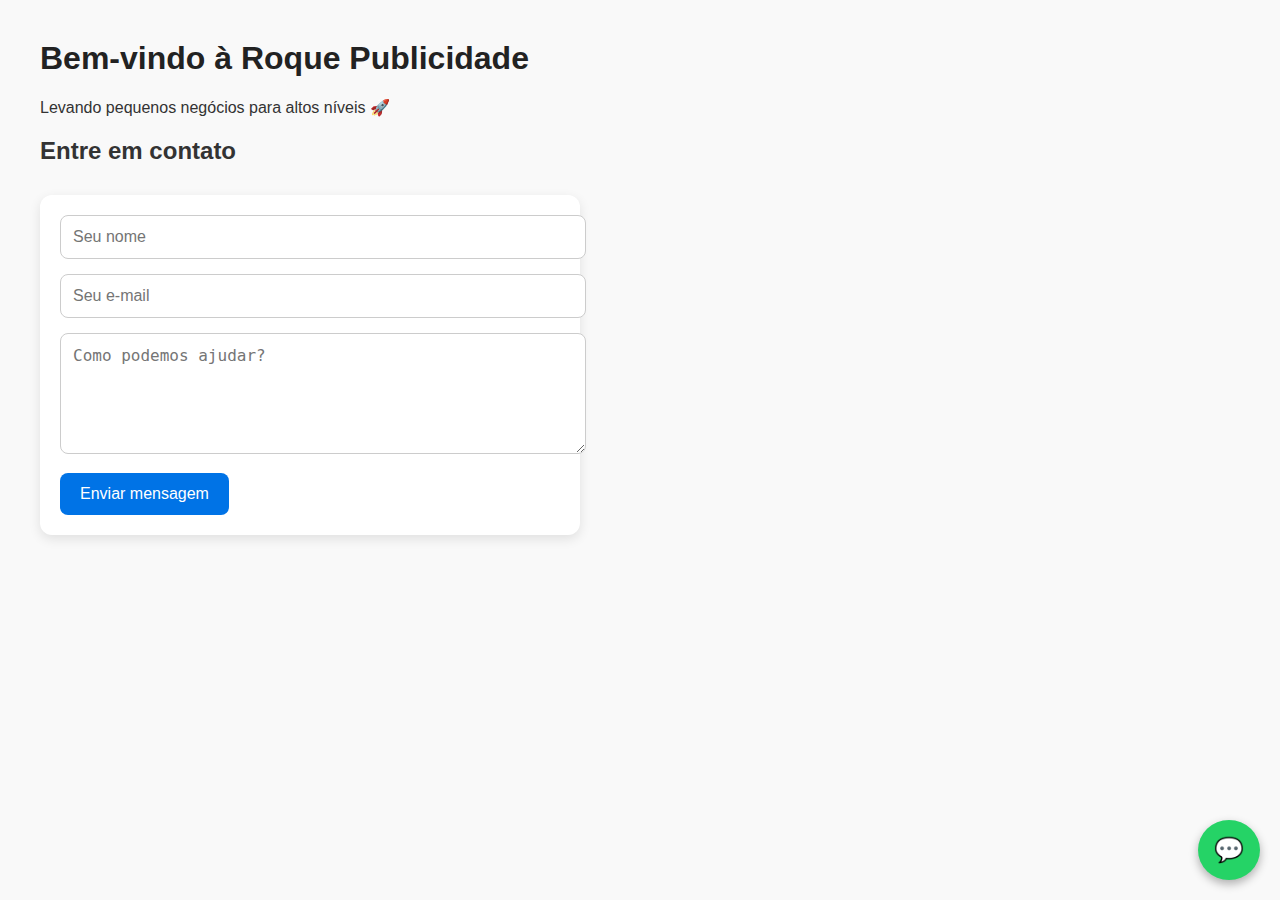
<file: pt/index.html>
<!DOCTYPE html>
<html lang="pt">
<head>
  <meta charset="UTF-8" />
  <meta name="viewport" content="width=device-width, initial-scale=1.0"/>
  <title>Roque Publicidade - CMYK Digital</title>
  <style>
    body {
      font-family: Arial, sans-serif;
      margin: 40px;
      background-color: #f9f9f9;
      color: #333;
    }

    h1 {
      color: #222;
    }

    form {
      max-width: 500px;
      margin-top: 30px;
      padding: 20px;
      background: #fff;
      border-radius: 12px;
      box-shadow: 0 4px 12px rgba(0,0,0,0.1);
    }

    input, textarea {
      width: 100%;
      padding: 12px;
      margin-bottom: 15px;
      border: 1px solid #ccc;
      border-radius: 8px;
      font-size: 16px;
    }

    button {
      background-color: #0073e6;
      color: white;
      border: none;
      padding: 12px 20px;
      border-radius: 8px;
      cursor: pointer;
      font-size: 16px;
    }

    button:hover {
      background-color: #005bb5;
    }

    /* Botão do WhatsApp */
    .whatsapp-button {
      position: fixed;
      bottom: 20px;
      right: 20px;
      background-color: #25D366;
      color: white;
      border-radius: 50%;
      padding: 16px;
      font-size: 24px;
      text-decoration: none;
      box-shadow: 0 4px 10px rgba(0, 0, 0, 0.3);
      z-index: 1000;
    }
  </style>
</head>
<body>
  <h1>Bem-vindo à Roque Publicidade</h1>
  <p>Levando pequenos negócios para altos níveis 🚀</p>

  <h2>Entre em contato</h2>
  <form action="https://formsubmit.co/contato@roquepublicidade.com" method="POST">
    <!-- Proteções do FormSubmit -->
    <input type="hidden" name="_captcha" value="false">
    <input type="hidden" name="_next" value="https://roquepublicidade.com/agradecimento.html">

    <input type="text" name="nome" placeholder="Seu nome" required />
    <input type="email" name="email" placeholder="Seu e-mail" required />
    <textarea name="mensagem" rows="5" placeholder="Como podemos ajudar?" required></textarea>
    <button type="submit">Enviar mensagem</button>
  </form>

  <!-- Botão WhatsApp -->
  <a href="https://wa.me/351910224301" class="whatsapp-button" target="_blank" title="Fale conosco no WhatsApp">💬</a>
</body>
</html>
</file>
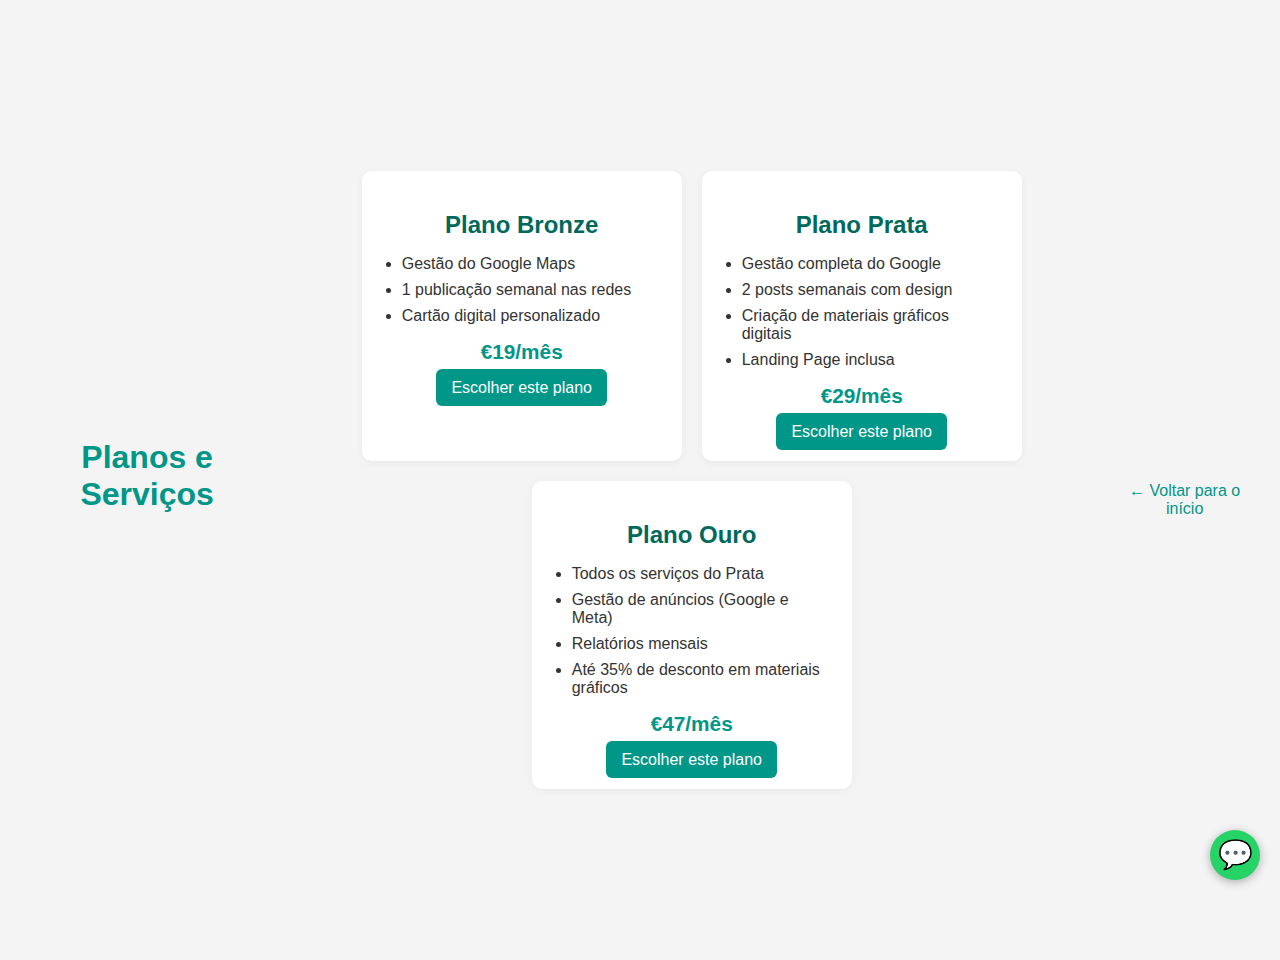
<file: planos.html>
<!DOCTYPE html>
<html lang="pt">
<head>
  <meta charset="UTF-8" />
  <meta name="viewport" content="width=device-width, initial-scale=1.0"/>
  <title>Planos - Roque Publicidade</title>
  <link rel="stylesheet" href="/style.css" />
  <style>
    body {
      font-family: Arial, sans-serif;
      background: #f4f4f4;
      padding: 30px;
      color: #333;
    }

    h1 {
      text-align: center;
      color: #009688;
      margin-bottom: 30px;
    }

    .planos {
      display: flex;
      flex-wrap: wrap;
      gap: 20px;
      justify-content: center;
    }

    .plano {
      background: white;
      padding: 20px;
      border-radius: 10px;
      width: 280px;
      box-shadow: 0 2px 8px rgba(0, 0, 0, 0.05);
      text-align: center;
    }

    .plano h2 {
      color: #00695c;
      margin-bottom: 10px;
    }

    .plano ul {
      text-align: left;
      padding-left: 20px;
      margin-bottom: 15px;
    }

    .plano li {
      margin-bottom: 8px;
    }

    .preco {
      font-size: 1.3em;
      font-weight: bold;
      margin-bottom: 15px;
      color: #009688;
    }

    .botao {
      background: #009688;
      color: white;
      padding: 10px 15px;
      border-radius: 6px;
      text-decoration: none;
    }

    .botao:hover {
      background: #00796b;
    }

    a.voltar {
      display: block;
      text-align: center;
      margin-top: 40px;
      color: #009688;
      text-decoration: none;
    }

    a.voltar:hover {
      text-decoration: underline;
    }

    .whatsapp-float {
      position: fixed;
      width: 50px;
      height: 50px;
      bottom: 20px;
      right: 20px;
      background-color: #25d366;
      color: white;
      font-size: 28px;
      border-radius: 50%;
      text-align: center;
      line-height: 50px;
      box-shadow: 0 2px 10px rgba(0,0,0,0.3);
      z-index: 1000;
      text-decoration: none;
      transition: background 0.3s;
    }

    .whatsapp-float:hover {
      background-color: #128c7e;
    }
  </style>
</head>
<body>
  <h1>Planos e Serviços</h1>

  <div class="planos">

    <div class="plano">
      <h2>Plano Bronze</h2>
      <ul>
        <li>Gestão do Google Maps</li>
        <li>1 publicação semanal nas redes</li>
        <li>Cartão digital personalizado</li>
      </ul>
      <div class="preco">€19/mês</div>
      <a class="botao" href="/pt/index.html#contato">Escolher este plano</a>
    </div>

    <div class="plano">
      <h2>Plano Prata</h2>
      <ul>
        <li>Gestão completa do Google</li>
        <li>2 posts semanais com design</li>
        <li>Criação de materiais gráficos digitais</li>
        <li>Landing Page inclusa</li>
      </ul>
      <div class="preco">€29/mês</div>
      <a class="botao" href="/pt/index.html#contato">Escolher este plano</a>
    </div>

    <div class="plano">
      <h2>Plano Ouro</h2>
      <ul>
        <li>Todos os serviços do Prata</li>
        <li>Gestão de anúncios (Google e Meta)</li>
        <li>Relatórios mensais</li>
        <li>Até 35% de desconto em materiais gráficos</li>
      </ul>
      <div class="preco">€47/mês</div>
      <a class="botao" href="/pt/index.html#contato">Escolher este plano</a>
    </div>

  </div>

  <a class="voltar" href="/pt/index.html">← Voltar para o início</a>

  <!-- Botão flutuante do WhatsApp -->
  <a href="https://wa.me/351910224301" class="whatsapp-float" target="_blank" aria-label="Fale conosco no WhatsApp">
    💬
  </a>
</body>
</html>
</file>
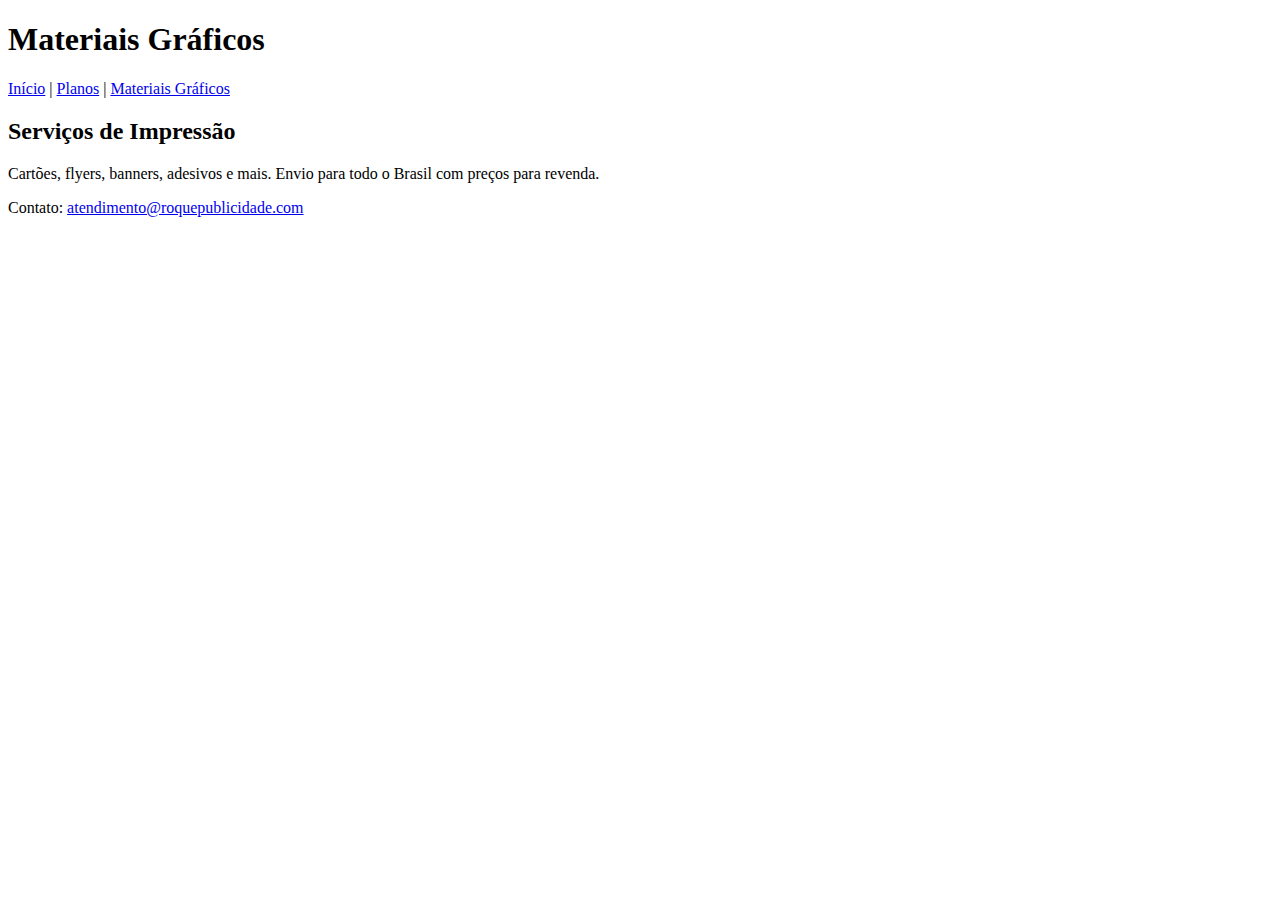
<file: br/materiais-graficos.html>
<!DOCTYPE html>
<html lang="pt-br">
<head>
  <meta charset="UTF-8">
  <title>Materiais Gráficos - Roque Publicidade</title>
</head>
<body>
  <header>
    <h1>Materiais Gráficos</h1>
    <nav>
      <a href="index.html">Início</a> |
      <a href="planos.html">Planos</a> |
      <a href="materiais-graficos.html">Materiais Gráficos</a>
    </nav>
  </header>

  <main>
    <h2>Serviços de Impressão</h2>
    <p>Cartões, flyers, banners, adesivos e mais. Envio para todo o Brasil com preços para revenda.</p>
  </main>

  <footer>
    <p>Contato: <a href="mailto:atendimento@roquepublicidade.com">atendimento@roquepublicidade.com</a></p>
  </footer>
</body>
</html>
</file>
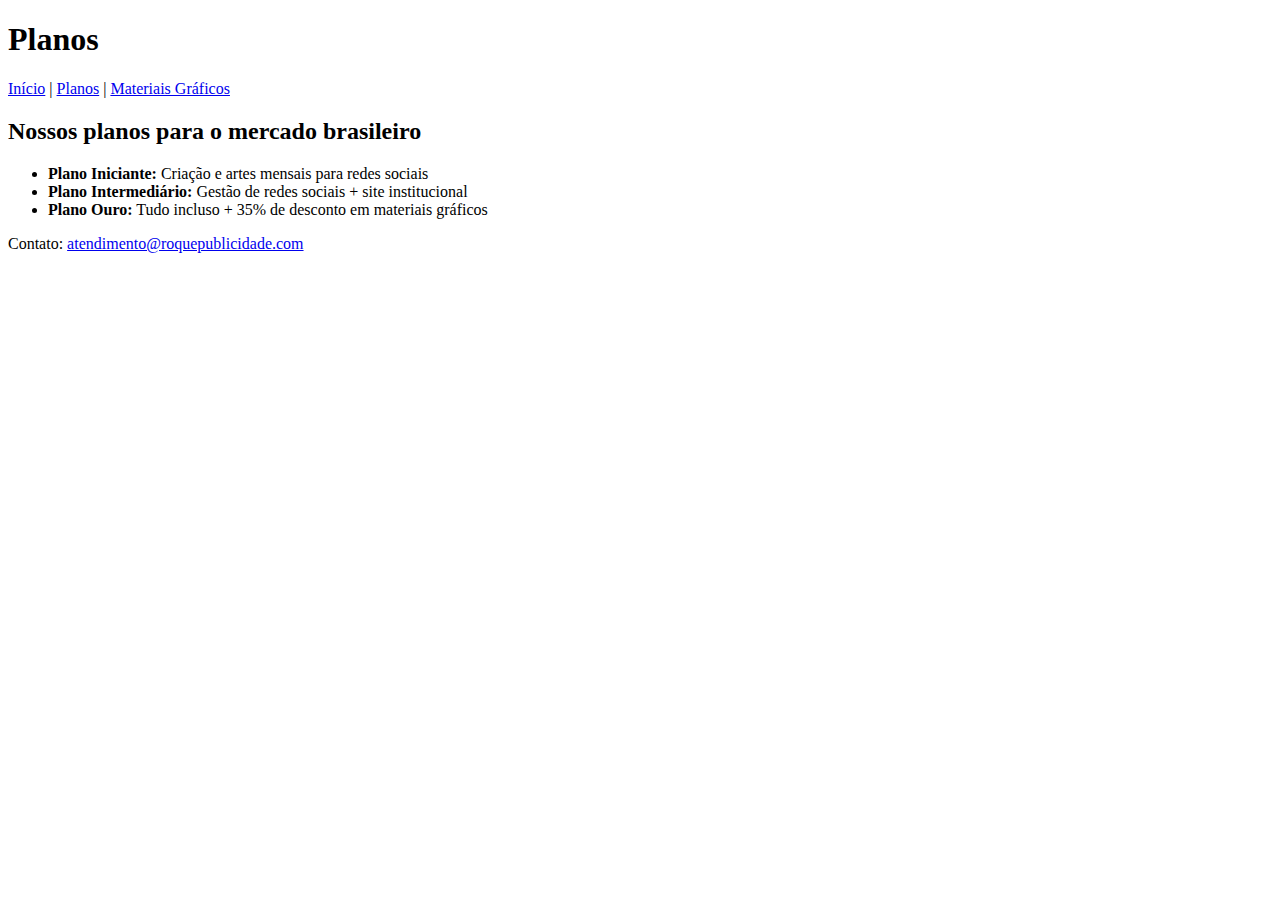
<file: br/planos.html>
<!DOCTYPE html>
<html lang="pt-br">
<head>
  <meta charset="UTF-8">
  <title>Planos - Roque Publicidade</title>
</head>
<body>
  <header>
    <h1>Planos</h1>
    <nav>
      <a href="index.html">Início</a> |
      <a href="planos.html">Planos</a> |
      <a href="materiais-graficos.html">Materiais Gráficos</a>
    </nav>
  </header>

  <main>
    <h2>Nossos planos para o mercado brasileiro</h2>
    <ul>
      <li><strong>Plano Iniciante:</strong> Criação e artes mensais para redes sociais</li>
      <li><strong>Plano Intermediário:</strong> Gestão de redes sociais + site institucional</li>
      <li><strong>Plano Ouro:</strong> Tudo incluso + 35% de desconto em materiais gráficos</li>
    </ul>
  </main>

  <footer>
    <p>Contato: <a href="mailto:atendimento@roquepublicidade.com">atendimento@roquepublicidade.com</a></p>
  </footer>
</body>
</html>
</file>
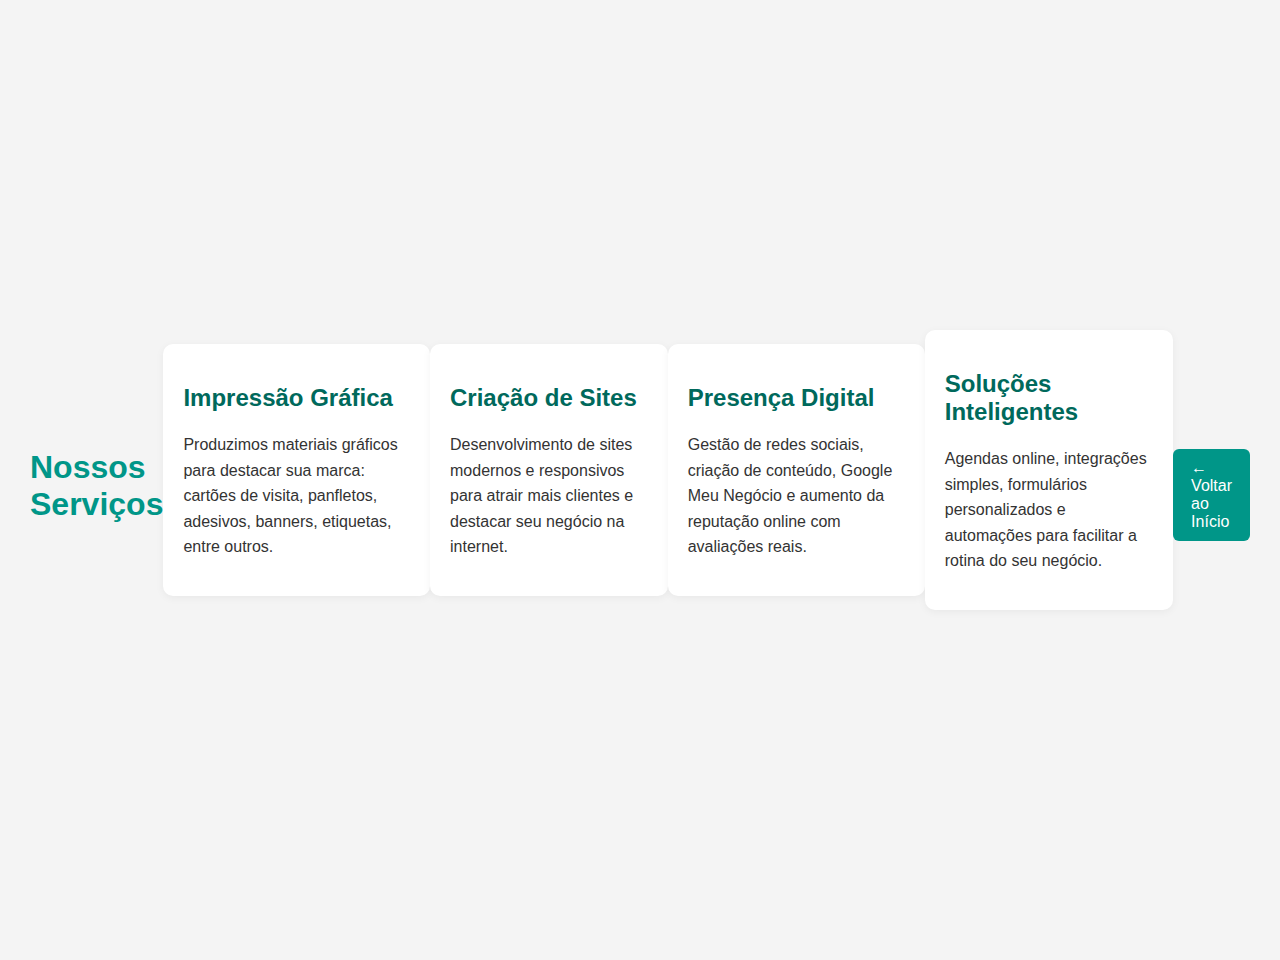
<file: br/serviços.html>
<!DOCTYPE html>
<html lang="pt-BR">
<head>
  <meta charset="UTF-8">
  <meta name="viewport" content="width=device-width, initial-scale=1.0">
  <title>Serviços - Roque Publicidade</title>
  <link rel="stylesheet" href="/style.css">
  <style>
    body {
      font-family: Arial, sans-serif;
      background-color: #f4f4f4;
      padding: 30px;
      color: #333;
    }

    h1 {
      color: #009688;
      margin-bottom: 10px;
    }

    .servico {
      background-color: white;
      border-radius: 10px;
      padding: 20px;
      margin-bottom: 20px;
      box-shadow: 0 2px 8px rgba(0,0,0,0.05);
    }

    h2 {
      color: #00695c;
    }

    p {
      line-height: 1.6;
    }

    a.voltar {
      display: inline-block;
      margin-top: 30px;
      background: #009688;
      color: #fff;
      text-decoration: none;
      padding: 10px 18px;
      border-radius: 6px;
    }

    a.voltar:hover {
      background: #00695c;
    }
  </style>
</head>
<body>
  <h1>Nossos Serviços</h1>

  <div class="servico">
    <h2>Impressão Gráfica</h2>
    <p>Produzimos materiais gráficos para destacar sua marca: cartões de visita, panfletos, adesivos, banners, etiquetas, entre outros.</p>
  </div>

  <div class="servico">
    <h2>Criação de Sites</h2>
    <p>Desenvolvimento de sites modernos e responsivos para atrair mais clientes e destacar seu negócio na internet.</p>
  </div>

  <div class="servico">
    <h2>Presença Digital</h2>
    <p>Gestão de redes sociais, criação de conteúdo, Google Meu Negócio e aumento da reputação online com avaliações reais.</p>
  </div>

  <div class="servico">
    <h2>Soluções Inteligentes</h2>
    <p>Agendas online, integrações simples, formulários personalizados e automações para facilitar a rotina do seu negócio.</p>
  </div>

  <a class="voltar" href="/br/index.html">← Voltar ao Início</a>
</body>
</html>
</file>
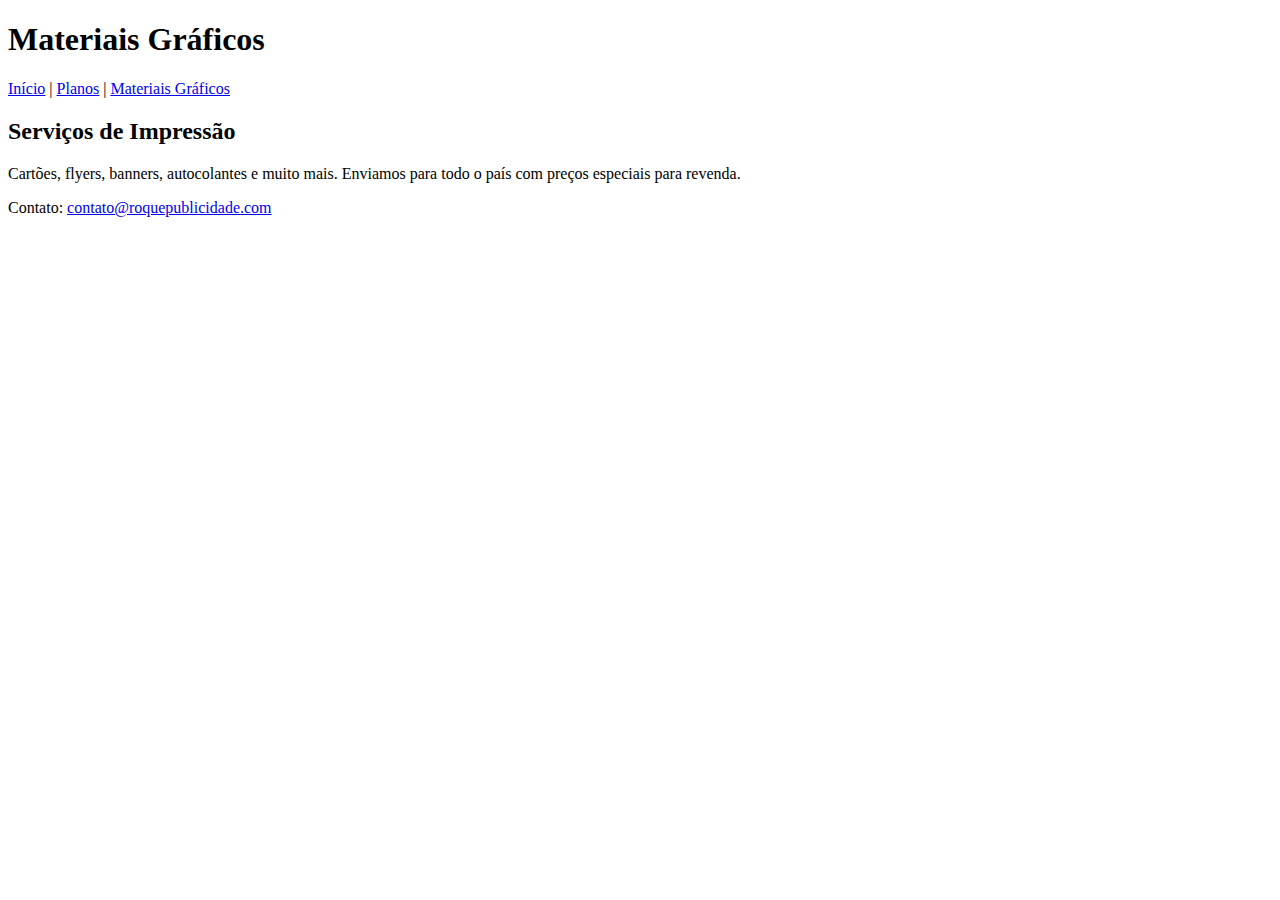
<file: pt/materiais-graficos.html>
<!DOCTYPE html>
<html lang="pt-pt">
<head>
  <meta charset="UTF-8">
  <title>Materiais Gráficos - Roque Publicidade</title>
</head>
<body>
  <header>
    <h1>Materiais Gráficos</h1>
    <nav>
      <a href="index.html">Início</a> |
      <a href="planos.html">Planos</a> |
      <a href="materiais-graficos.html">Materiais Gráficos</a>
    </nav>
  </header>

  <main>
    <h2>Serviços de Impressão</h2>
    <p>Cartões, flyers, banners, autocolantes e muito mais. Enviamos para todo o país com preços especiais para revenda.</p>
  </main>

  <footer>
    <p>Contato: <a href="mailto:contato@roquepublicidade.com">contato@roquepublicidade.com</a></p>
  </footer>
</body>
</html>
</file>
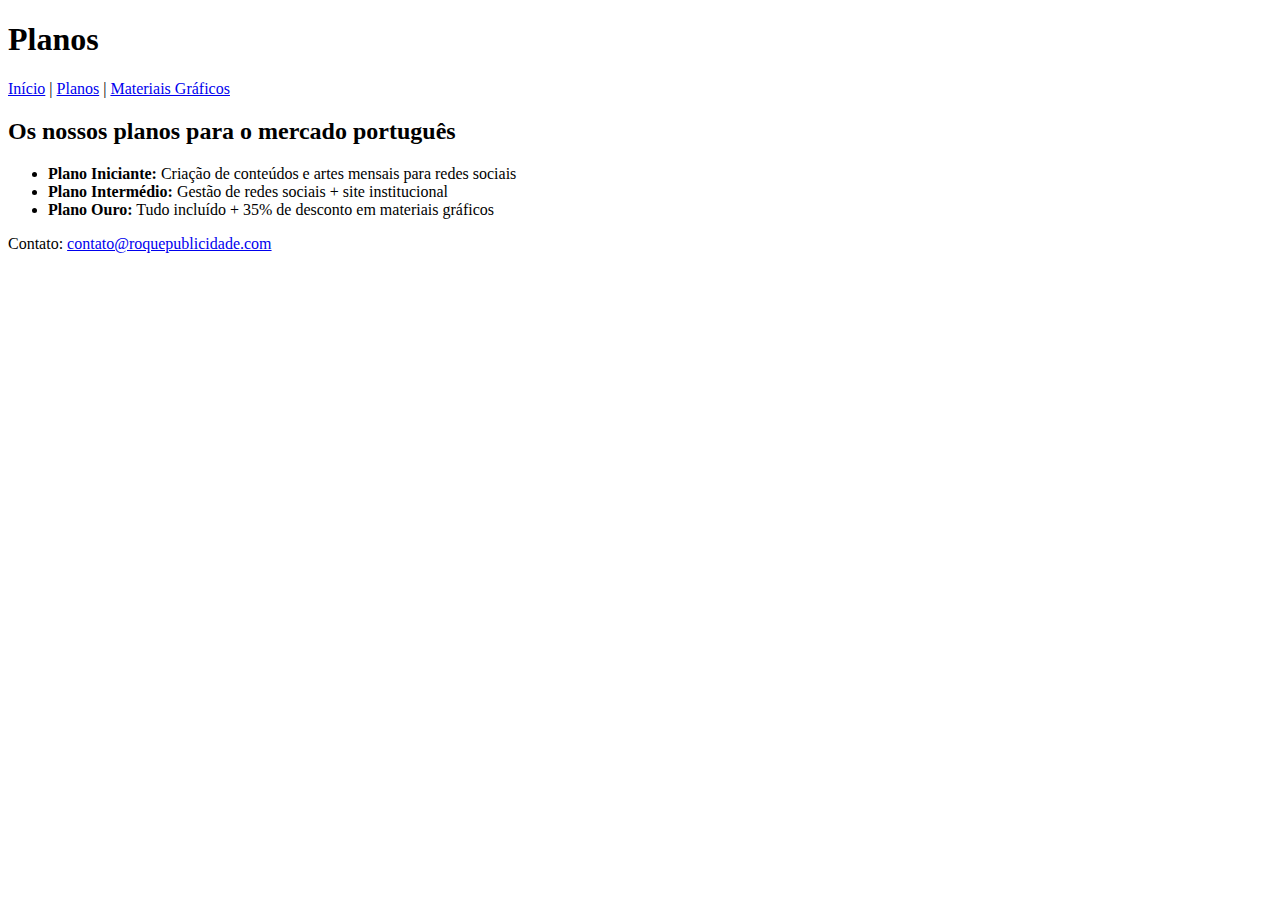
<file: pt/planos.html>
<!DOCTYPE html>
<html lang="pt-pt">
<head>
  <meta charset="UTF-8">
  <title>Planos - Roque Publicidade</title>
</head>
<body>
  <header>
    <h1>Planos</h1>
    <nav>
      <a href="index.html">Início</a> |
      <a href="planos.html">Planos</a> |
      <a href="materiais-graficos.html">Materiais Gráficos</a>
    </nav>
  </header>

  <main>
    <h2>Os nossos planos para o mercado português</h2>
    <ul>
      <li><strong>Plano Iniciante:</strong> Criação de conteúdos e artes mensais para redes sociais</li>
      <li><strong>Plano Intermédio:</strong> Gestão de redes sociais + site institucional</li>
      <li><strong>Plano Ouro:</strong> Tudo incluído + 35% de desconto em materiais gráficos</li>
    </ul>
  </main>

  <footer>
    <p>Contato: <a href="mailto:contato@roquepublicidade.com">contato@roquepublicidade.com</a></p>
  </footer>
</body>
</html>
</file>
<file: style.css>
body {
  margin: 0;
  font-family: Arial, sans-serif;
  background-color: #f5f5f5;
  color: #333;
  display: flex;
  align-items: center;
  justify-content: center;
  height: 100vh;
}
.container {
  text-align: center;
  background: #fff;
  padding: 30px;
  border-radius: 12px;
  box-shadow: 0 4px 10px rgba(0,0,0,0.1);
}
.botoes {
  margin-top: 20px;
}
.btn {
  padding: 12px 24px;
  margin: 0 10px;
  text-decoration: none;
  color: white;
  background-color: #00AEEF;
  border-radius: 8px;
  font-weight: bold;
}
.btn:hover {
  background-color: #008ac9;
}
</file>
